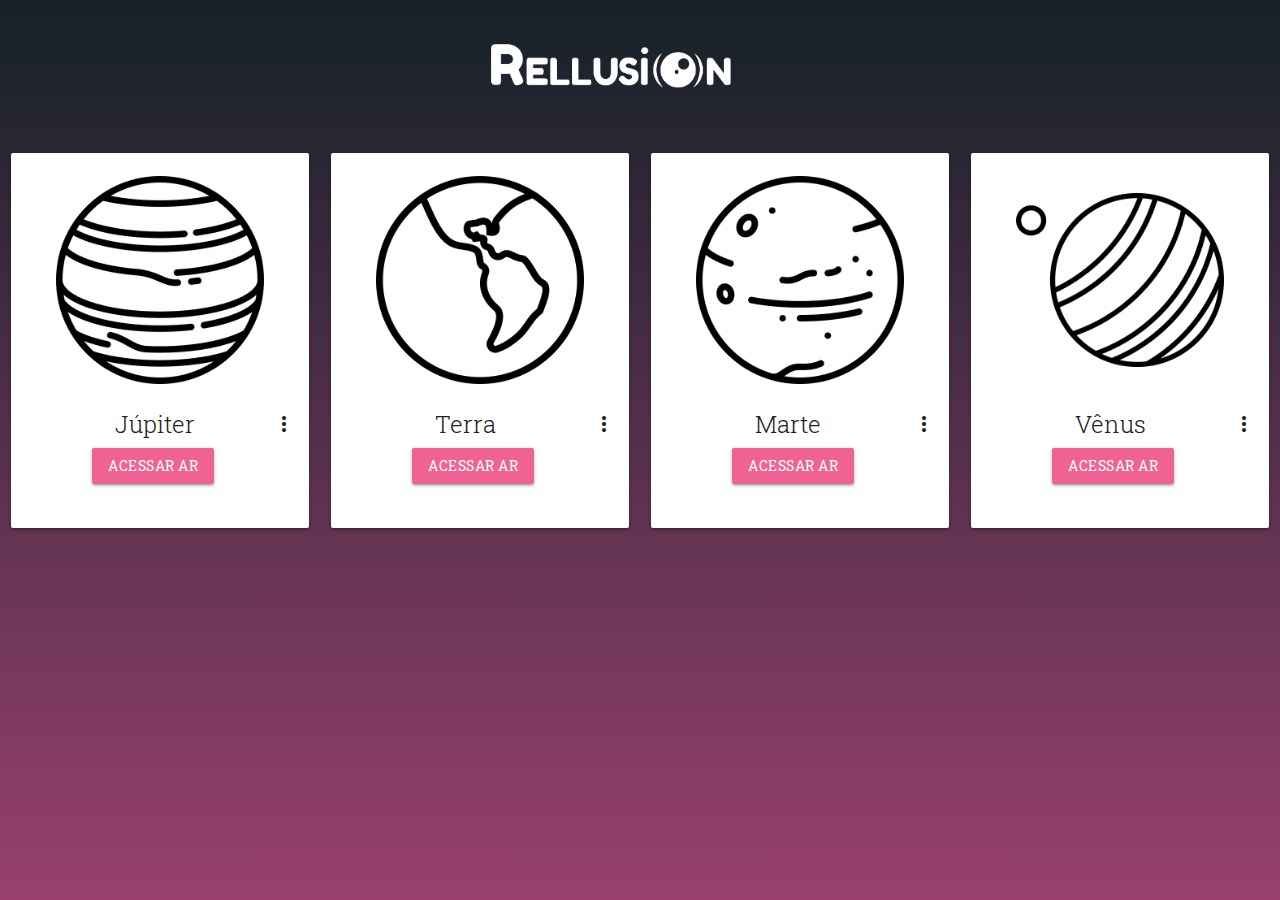
<file: planets.html>
<!DOCTYPE html>
<html lang="pt-br">
<head>
    <meta charset="UTF-8">
    <meta name="viewport" content="width=device-width, initial-scale=1.0">
    <meta http-equiv="X-UA-Compatible" content="ie=edge">
    <link rel="stylesheet" href="./css/materialize.min.css">
    <link href="https://fonts.googleapis.com/css?family=Roboto+Slab&display=swap" rel="stylesheet">
    <script src="./js/materialize.min.js"></script>
    <link rel="stylesheet" href="./css/animate.min.css">
    <link href="https://fonts.googleapis.com/icon?family=Material+Icons"
      rel="stylesheet">
    <title>Rellusion</title>
    <style>
        body{
            background:linear-gradient(#142127, #99406e) fixed no-repeat !important;
            background-size: cover !important;
            font-family: 'Roboto Slab', serif !important;
        }
        .logo{
            width: 20%;
            margin-left: 36%;
            margin-top: 3%;
        }
        .card{
            background-color: white !important;
        }
        @media only screen and (max-width: 768px) {
            .logo{
                width: 100%;
                margin-left: -3% !important;
                margin-top: 5%;
                margin-bottom: -15%;
            }
        }

    </style>
</head>
<body>
    <div id="app">
        <div id="home">
            <div class="row" style="margin-left: 3% !important;">
                <div class="col s12">
                    <a href="index.html"><img src="./icons/logo.png" class="logo "></a>
                    <br><br>
                </div>
            </div>
            <div class="row cards">
                <div class="col s12 xl3 sm4">
                        <div class="card">
                            <div class="card-image waves-effect waves-block waves-light">
                                <br>
                                <div class="container">
                                    <img src="./icons/jupiter.png">
                                </div>
                            </div>
                            <div class="card-content">
                                <div class="row">
                                    <div class="col s5 xl4"></div>
                                    <span class="card-title activator grey-text text-darken-4">Júpiter<i class="material-icons right">more_vert</i></span>
                                    <div class="col s4 xl3"></div>
                                    <p><a href="jupiter.html" class="waves-effect waves-light btn white-text pink lighten-2">acessar AR</a></p>
                                </div>
                            </div>
                            <div class="card-reveal">
                                <span class="card-title grey-text text-darken-4">Informações<i class="material-icons right">close</i></span>
                                <p>Distância do sol: 785,967,267 Km</p>
                                <p>Tempo de luz unidirecional para o sol: 43.695072 minutos </p>
                                <p>Duração do ano: 4,333 dias da terra</p>
                                <p>Tipo de planeta: Gigante de gás </p>
                                <p>Data do dia: 20/10/2019</p>
                            </div>
                        </div>
                </div>
                <div class="col s12 xl3 sm4">
                        <div class="card">
                            <div class="card-image waves-effect waves-block waves-light">
                                <br>
                                <div class="container">
                                    <img src="./icons/terra.png">
                                </div>
                            </div>
                            <div class="card-content">
                                <div class="row">
                                    <div class="col s5 xl4"></div>
                                    <span class="card-title activator grey-text text-darken-4">Terra<i class="material-icons right">more_vert</i></span>
                                    <div class="col s4 xl3"></div>
                                    <p><a href="terra.html" class="waves-effect waves-light btn white-text pink lighten-2">acessar AR</a></p>
                                </div>
                            </div>
                            <div class="card-reveal">
                                <span class="card-title grey-text text-darken-4">Informações<i class="material-icons right">close</i></span>
                                <p>Distância do sol: 148,988,237 Km</p>
                                <p>Tempo de luz unidirecional para o sol: 8.282856 minutos</p>
                                <p>Duração do ano: 365 dias da terra</p>
                                <p>Tipo de planeta: Terrestre </p>
                                <p>Data do dia: 20/10/2019</p>
                            </div>
                        </div>
                </div>
                <div class="col s12 xl3 sm4">
                        <div class="card">
                            <div class="card-image waves-effect waves-block waves-light">
                                <br>
                                <div class="container">
                                    <img src="./icons/marte.png">
                                </div>
                            </div>
                            <div class="card-content">
                                <div class="row">
                                    <div class="col s5 xl4"></div>
                                    <span class="card-title activator grey-text text-darken-4">Marte<i class="material-icons right">more_vert</i></span>
                                    <div class="col s4 xl3"></div>
                                    <p><a href="marte.html" class="waves-effect waves-light btn white-text pink lighten-2">acessar AR</a></p>
                                </div>
                            </div>
                            <div class="card-reveal">
                                <span class="card-title grey-text text-darken-4">Informações<i class="material-icons right">close</i></span>
                                <p>Distância do sol: 246,999,961 Km</p>
                                <p>Tempo de luz unidirecional para o sol: 13.731719 minutos </p>
                                <p>Duração do ano: 687 dias da terra </p>
                                <p>Tipo de planeta: Terrestre </p>
                            </div>
                        </div>
                </div>
                <div class="col s12 xl3 sm4">
                        <div class="card">
                            <div class="card-image waves-effect waves-block waves-light">
                                <br>
                                <div class="container">
                                    <img src="./icons/venus.png">
                                </div>
                            </div>
                            <div class="card-content">
                                <div class="row">
                                <div class="col s5 xl4"></div>
                                <span class="card-title activator grey-text text-darken-4">Vênus<i class="material-icons right">more_vert</i></span>
                                <div class="col s4 xl3"></div>
                                <p><a href="venus.html" class="waves-effect waves-light btn white-text pink lighten-2">acessar AR</a></p>
                                </div>
                            </div>
                            <div class="card-reveal">
                                <span class="card-title grey-text text-darken-4">Informações<i class="material-icons right">close</i></span>
                                <p>Distância do sol: 108,538,696 Km</p>
                                <p>Tempo de luz unidirecional para o sol: 6.034102 minutos</p>
                                <p>Duração do ano: 225 dias da terra </p>
                                <p>Tipo de planeta: Terrestre </p>
                            </div>
                        </div>
                </div>
            </div>
        </div>
        <br><br><br><br>
    </div>
</body>
</html>
</file>
